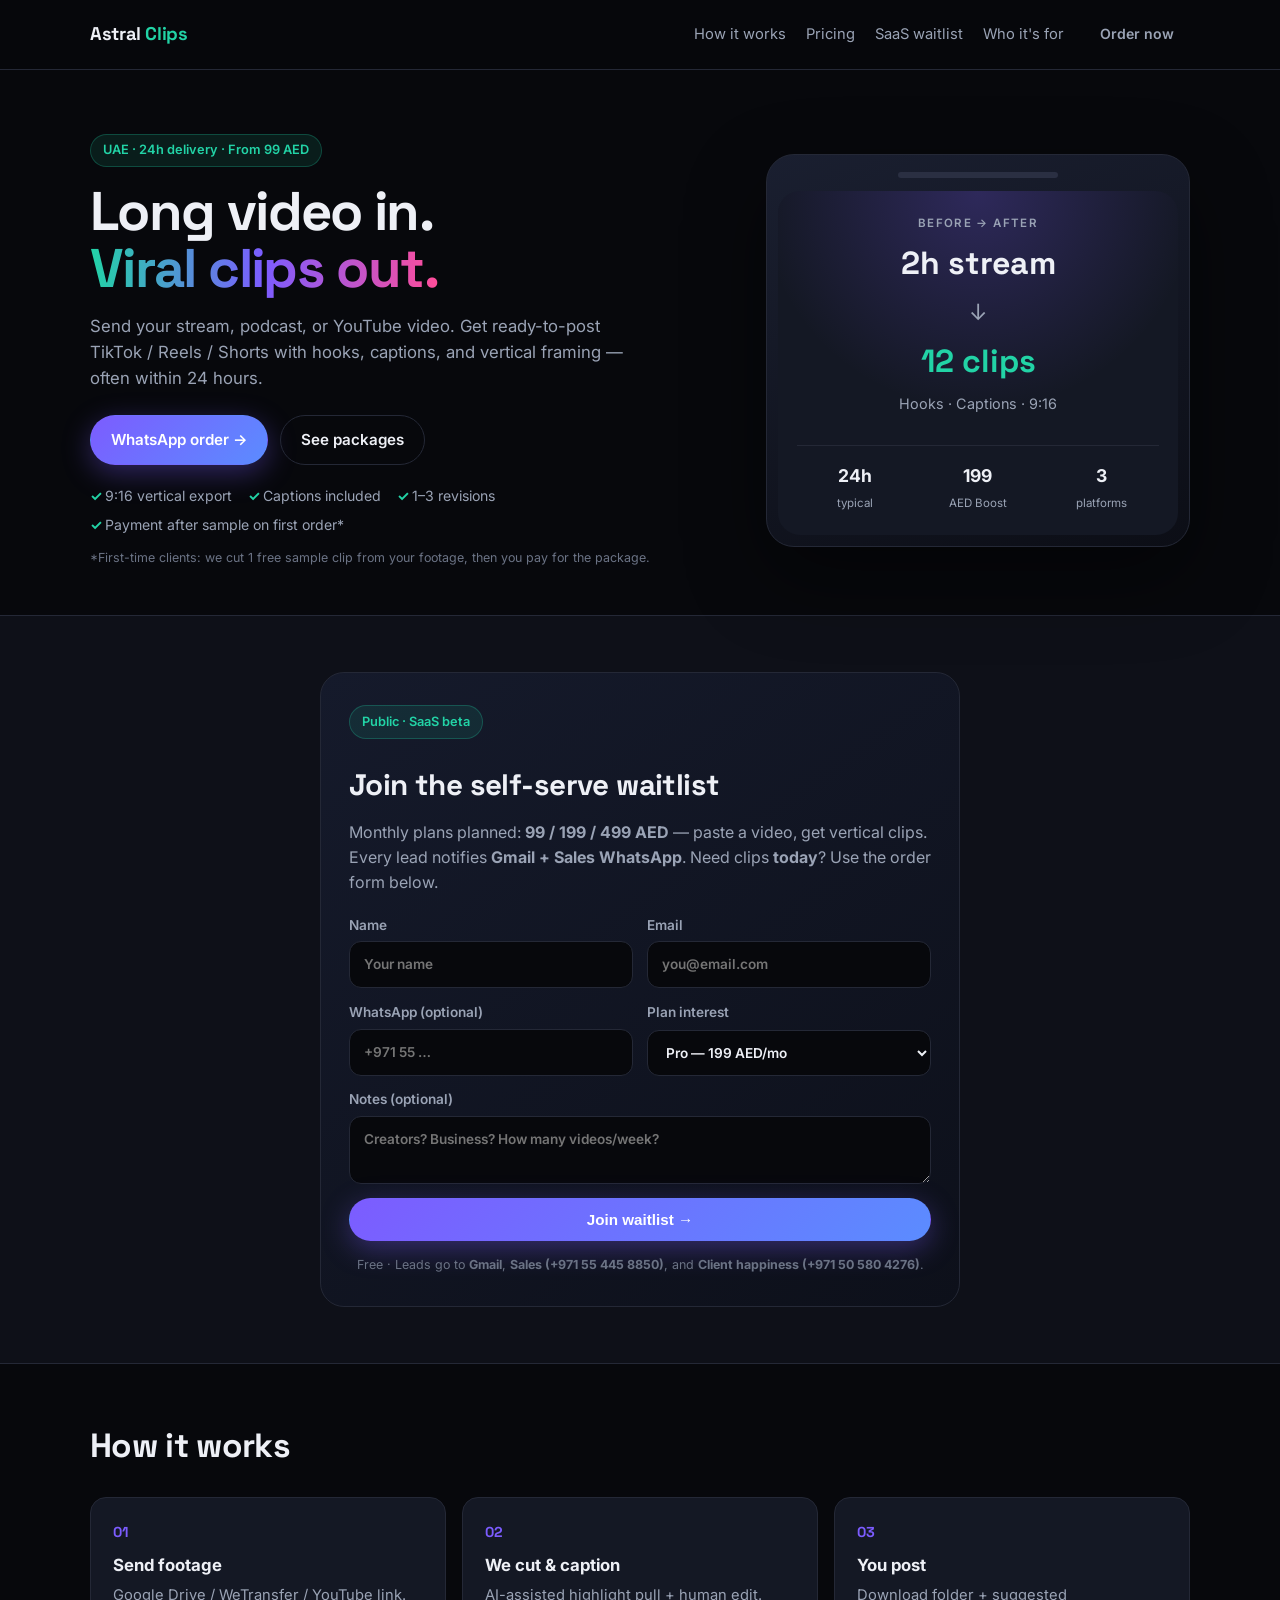
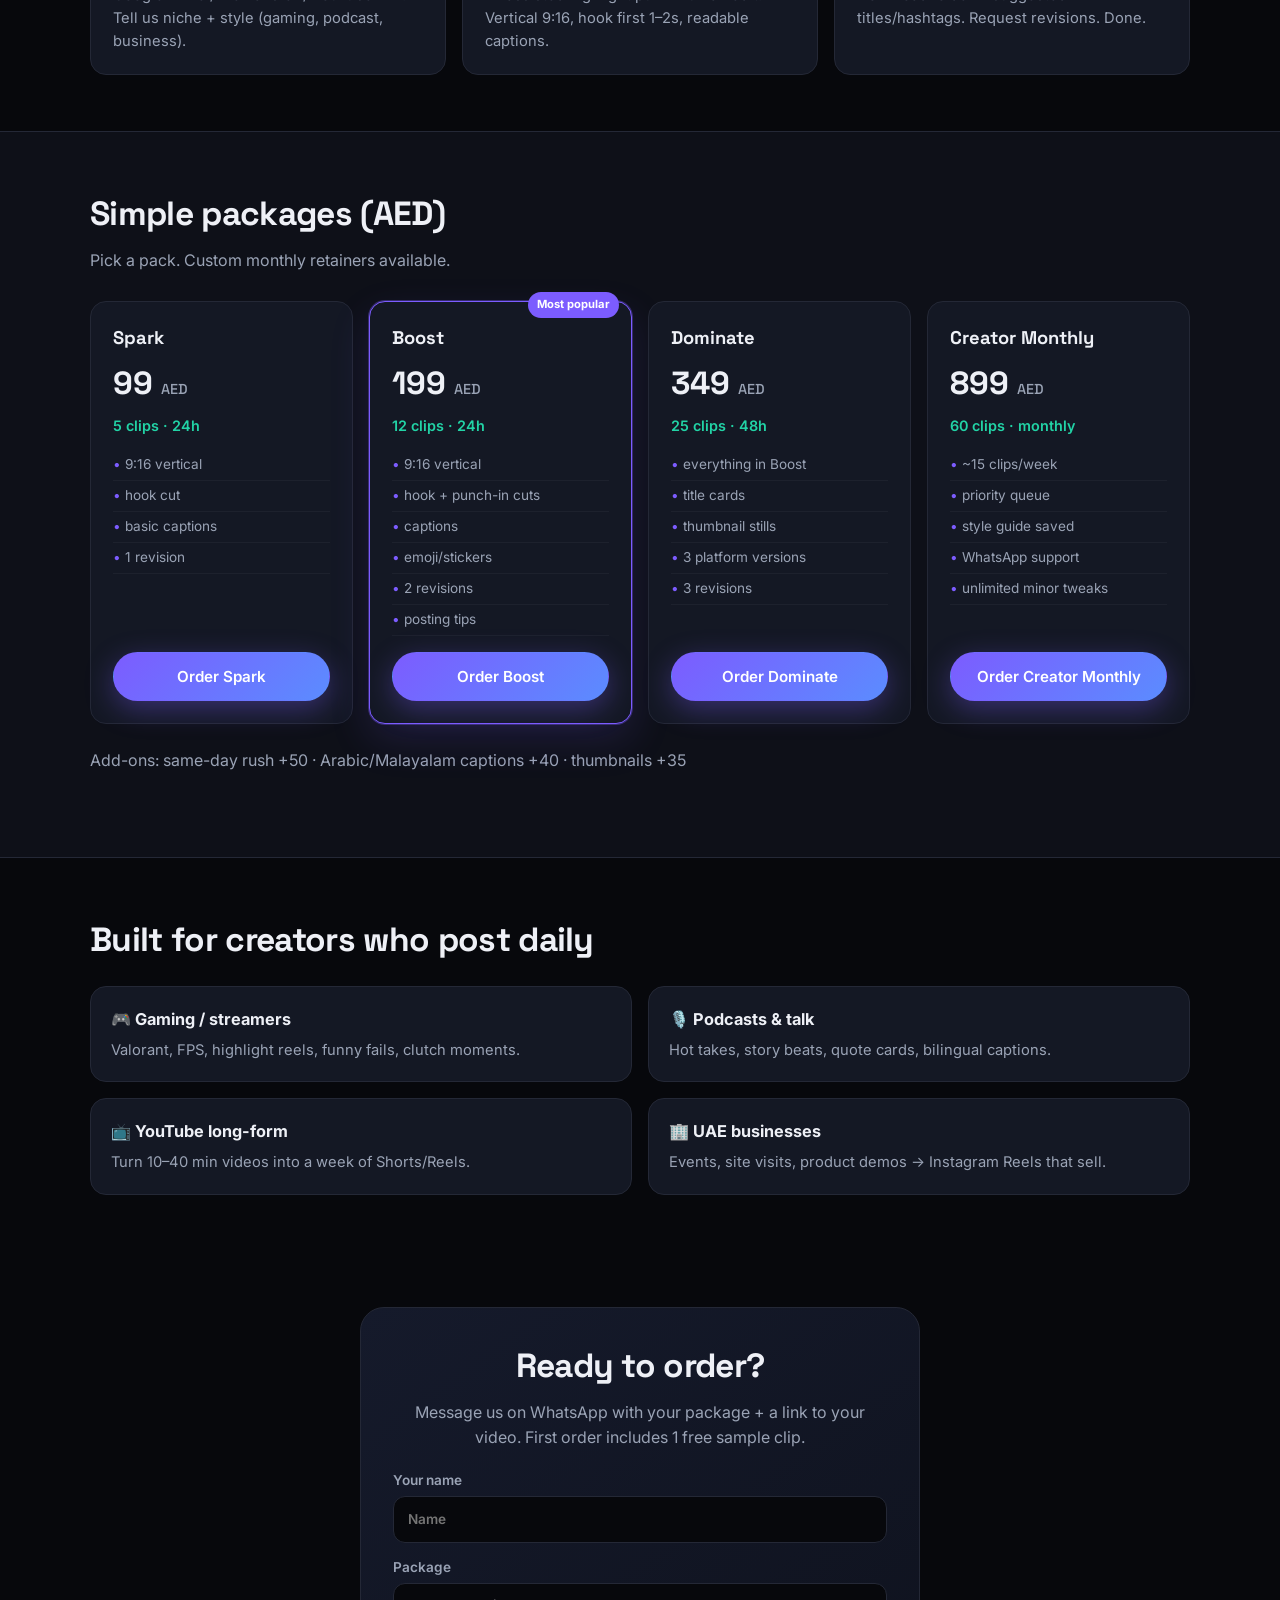
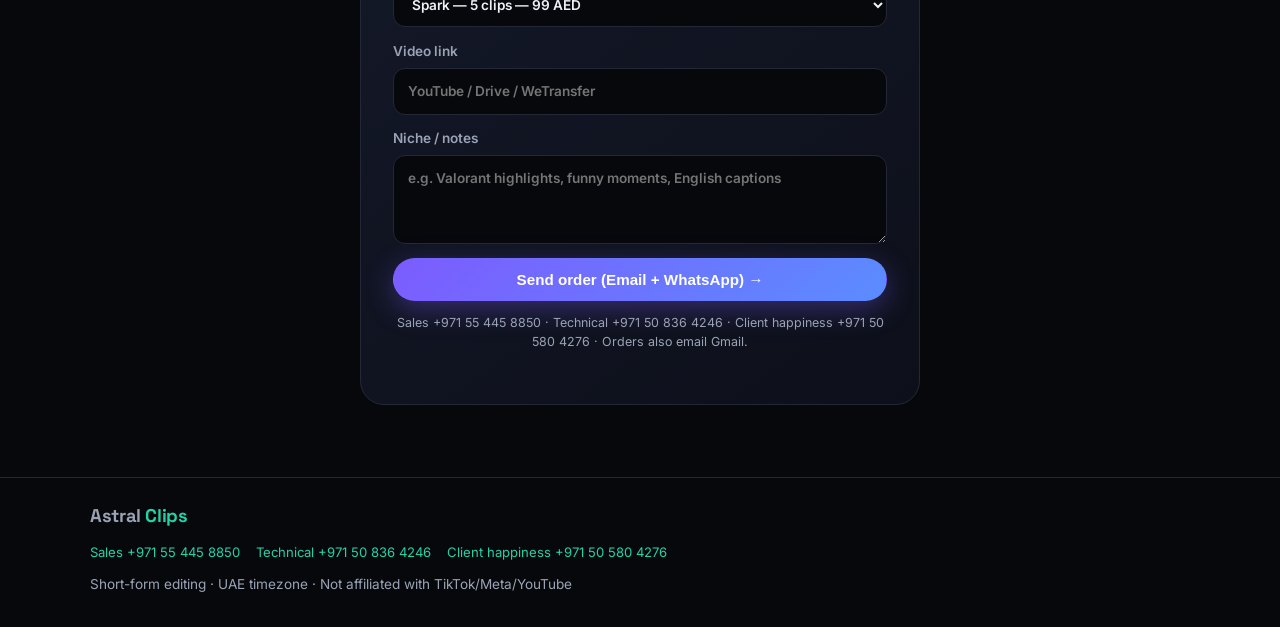
<file: index.html>
<!DOCTYPE html>
<html lang="en">
<head>
  <meta charset="UTF-8" />
  <meta name="viewport" content="width=device-width, initial-scale=1.0" />
  <title>Astral Clips — Short-form video clips in 24h | UAE</title>
  <meta name="description" content="Turn long streams, podcasts & YouTube videos into viral TikTok, Reels & Shorts. 24-hour delivery. Packages from 99 AED." />
  <link rel="preconnect" href="https://fonts.googleapis.com" />
  <link rel="preconnect" href="https://fonts.gstatic.com" crossorigin />
  <link href="https://fonts.googleapis.com/css2?family=Inter:wght@400;500;600;700;800&family=Space+Grotesk:wght@500;600;700&display=swap" rel="stylesheet" />
  <link rel="stylesheet" href="styles.css" />
</head>
<body>
  <header class="nav">
    <div class="container nav__inner">
      <a href="#" class="logo">Astral <span>Clips</span></a>
      <nav class="nav__links">
        <a href="#how">How it works</a>
        <a href="#pricing">Pricing</a>
        <a href="#waitlist">SaaS waitlist</a>
        <a href="#niches">Who it's for</a>
        <a href="#order" class="btn btn--sm">Order now</a>
      </nav>
    </div>
  </header>

  <main>
    <section class="hero">
      <div class="container hero__grid">
        <div class="hero__copy">
          <p class="badge">UAE · 24h delivery · From 99 AED</p>
          <h1>Long video in.<br /><em>Viral clips out.</em></h1>
          <p class="lead">
            Send your stream, podcast, or YouTube video. Get ready-to-post
            TikTok / Reels / Shorts with hooks, captions, and vertical framing — often within 24 hours.
          </p>
          <div class="hero__cta">
            <a id="wa-hero" class="btn btn--primary" href="#">WhatsApp order →</a>
            <a href="#pricing" class="btn btn--ghost">See packages</a>
          </div>
          <ul class="trust">
            <li>9:16 vertical export</li>
            <li>Captions included</li>
            <li>1–3 revisions</li>
            <li>Payment after sample on first order*</li>
          </ul>
          <p class="fine">*First-time clients: we cut 1 free sample clip from your footage, then you pay for the package.</p>
        </div>
        <div class="hero__card">
          <div class="phone">
            <div class="phone__bar"></div>
            <div class="phone__body">
              <span class="phone__tag">BEFORE → AFTER</span>
              <p class="phone__big">2h stream</p>
              <p class="phone__arrow">↓</p>
              <p class="phone__big phone__big--accent">12 clips</p>
              <p class="phone__sub">Hooks · Captions · 9:16</p>
              <div class="phone__stats">
                <div><strong>24h</strong><span>typical</span></div>
                <div><strong>199</strong><span>AED Boost</span></div>
                <div><strong>3</strong><span>platforms</span></div>
              </div>
            </div>
          </div>
        </div>
      </div>
    </section>

    <section id="waitlist" class="section section--alt">
      <div class="container">
        <div class="waitlist-box">
          <p class="badge">Public · SaaS beta</p>
          <h2>Join the self-serve waitlist</h2>
          <p class="section__sub waitlist-sub">
            Monthly plans planned: <strong>99 / 199 / 499 AED</strong> — paste a video, get vertical clips.
            Every lead notifies <strong>Gmail + Sales WhatsApp</strong>.
            Need clips <strong>today</strong>? Use the order form below.
          </p>
          <form class="waitlist-form" id="waitlist-form" novalidate>
            <div class="waitlist-grid">
              <label>Name
                <input type="text" name="name" required placeholder="Your name" />
              </label>
              <label>Email
                <input type="email" name="email" required placeholder="you@email.com" />
              </label>
              <label>WhatsApp (optional)
                <input type="tel" name="whatsapp" placeholder="+971 55 …" />
              </label>
              <label>Plan interest
                <select name="plan" required>
                  <option value="starter">Starter — 99 AED/mo</option>
                  <option value="pro" selected>Pro — 199 AED/mo</option>
                  <option value="business">Business — 499 AED/mo</option>
                  <option value="not-sure">Not sure yet</option>
                </select>
              </label>
            </div>
            <label class="waitlist-notes">Notes (optional)
              <textarea name="notes" rows="2" placeholder="Creators? Business? How many videos/week?"></textarea>
            </label>
            <button type="submit" class="btn btn--primary btn--block">Join waitlist →</button>
          </form>
          <p class="fine" style="margin-top:0.9rem;text-align:center">
            Free · Leads go to <strong>Gmail</strong>, <strong>Sales (+971 55 445 8850)</strong>, and <strong>Client happiness (+971 50 580 4276)</strong>.
          </p>
        </div>
      </div>
    </section>

    <section id="how" class="section">
      <div class="container">
        <h2>How it works</h2>
        <div class="steps">
          <article class="step">
            <span class="step__n">01</span>
            <h3>Send footage</h3>
            <p>Google Drive / WeTransfer / YouTube link. Tell us niche + style (gaming, podcast, business).</p>
          </article>
          <article class="step">
            <span class="step__n">02</span>
            <h3>We cut & caption</h3>
            <p>AI-assisted highlight pull + human edit. Vertical 9:16, hook first 1–2s, readable captions.</p>
          </article>
          <article class="step">
            <span class="step__n">03</span>
            <h3>You post</h3>
            <p>Download folder + suggested titles/hashtags. Request revisions. Done.</p>
          </article>
        </div>
      </div>
    </section>

    <section id="pricing" class="section section--alt">
      <div class="container">
        <h2>Simple packages (AED)</h2>
        <p class="section__sub">Pick a pack. Custom monthly retainers available.</p>
        <div class="pricing" id="pricing-cards"></div>
        <p class="section__sub" style="margin-top:1.5rem">Add-ons: same-day rush +50 · Arabic/Malayalam captions +40 · thumbnails +35</p>
      </div>
    </section>

    <section id="niches" class="section">
      <div class="container">
        <h2>Built for creators who post daily</h2>
        <div class="niches">
          <div class="niche"><h3>🎮 Gaming / streamers</h3><p>Valorant, FPS, highlight reels, funny fails, clutch moments.</p></div>
          <div class="niche"><h3>🎙️ Podcasts & talk</h3><p>Hot takes, story beats, quote cards, bilingual captions.</p></div>
          <div class="niche"><h3>📺 YouTube long-form</h3><p>Turn 10–40 min videos into a week of Shorts/Reels.</p></div>
          <div class="niche"><h3>🏢 UAE businesses</h3><p>Events, site visits, product demos → Instagram Reels that sell.</p></div>
        </div>
      </div>
    </section>

    <section id="order" class="section section--cta">
      <div class="container cta-box">
        <h2>Ready to order?</h2>
        <p>Message us on WhatsApp with your package + a link to your video. First order includes 1 free sample clip.</p>
        <form id="order-form" class="order-form">
          <label>Your name
            <input type="text" name="name" required placeholder="Name" />
          </label>
          <label>Package
            <select name="package" id="package-select"></select>
          </label>
          <label>Video link
            <input type="url" name="link" required placeholder="YouTube / Drive / WeTransfer" />
          </label>
          <label>Niche / notes
            <textarea name="notes" rows="3" placeholder="e.g. Valorant highlights, funny moments, English captions"></textarea>
          </label>
          <button type="submit" class="btn btn--primary btn--block">Send order (Email + WhatsApp) →</button>
        </form>
        <p class="fine">
          Sales +971 55 445 8850 · Technical +971 50 836 4246 · Client happiness +971 50 580 4276
          · Orders also email Gmail.
        </p>
      </div>
    </section>
  </main>

  <footer class="footer">
    <div class="container footer__inner">
      <span class="logo">Astral <span>Clips</span></span>
      <div class="footer-phones">
        <a href="https://wa.me/971554458850">Sales +971 55 445 8850</a>
        <a href="https://wa.me/971508364246">Technical +971 50 836 4246</a>
        <a href="https://wa.me/971505804276">Client happiness +971 50 580 4276</a>
      </div>
      <p>Short-form editing · UAE timezone · Not affiliated with TikTok/Meta/YouTube</p>
    </div>
  </footer>

  <script src="app.js"></script>
</body>
</html>
</file>
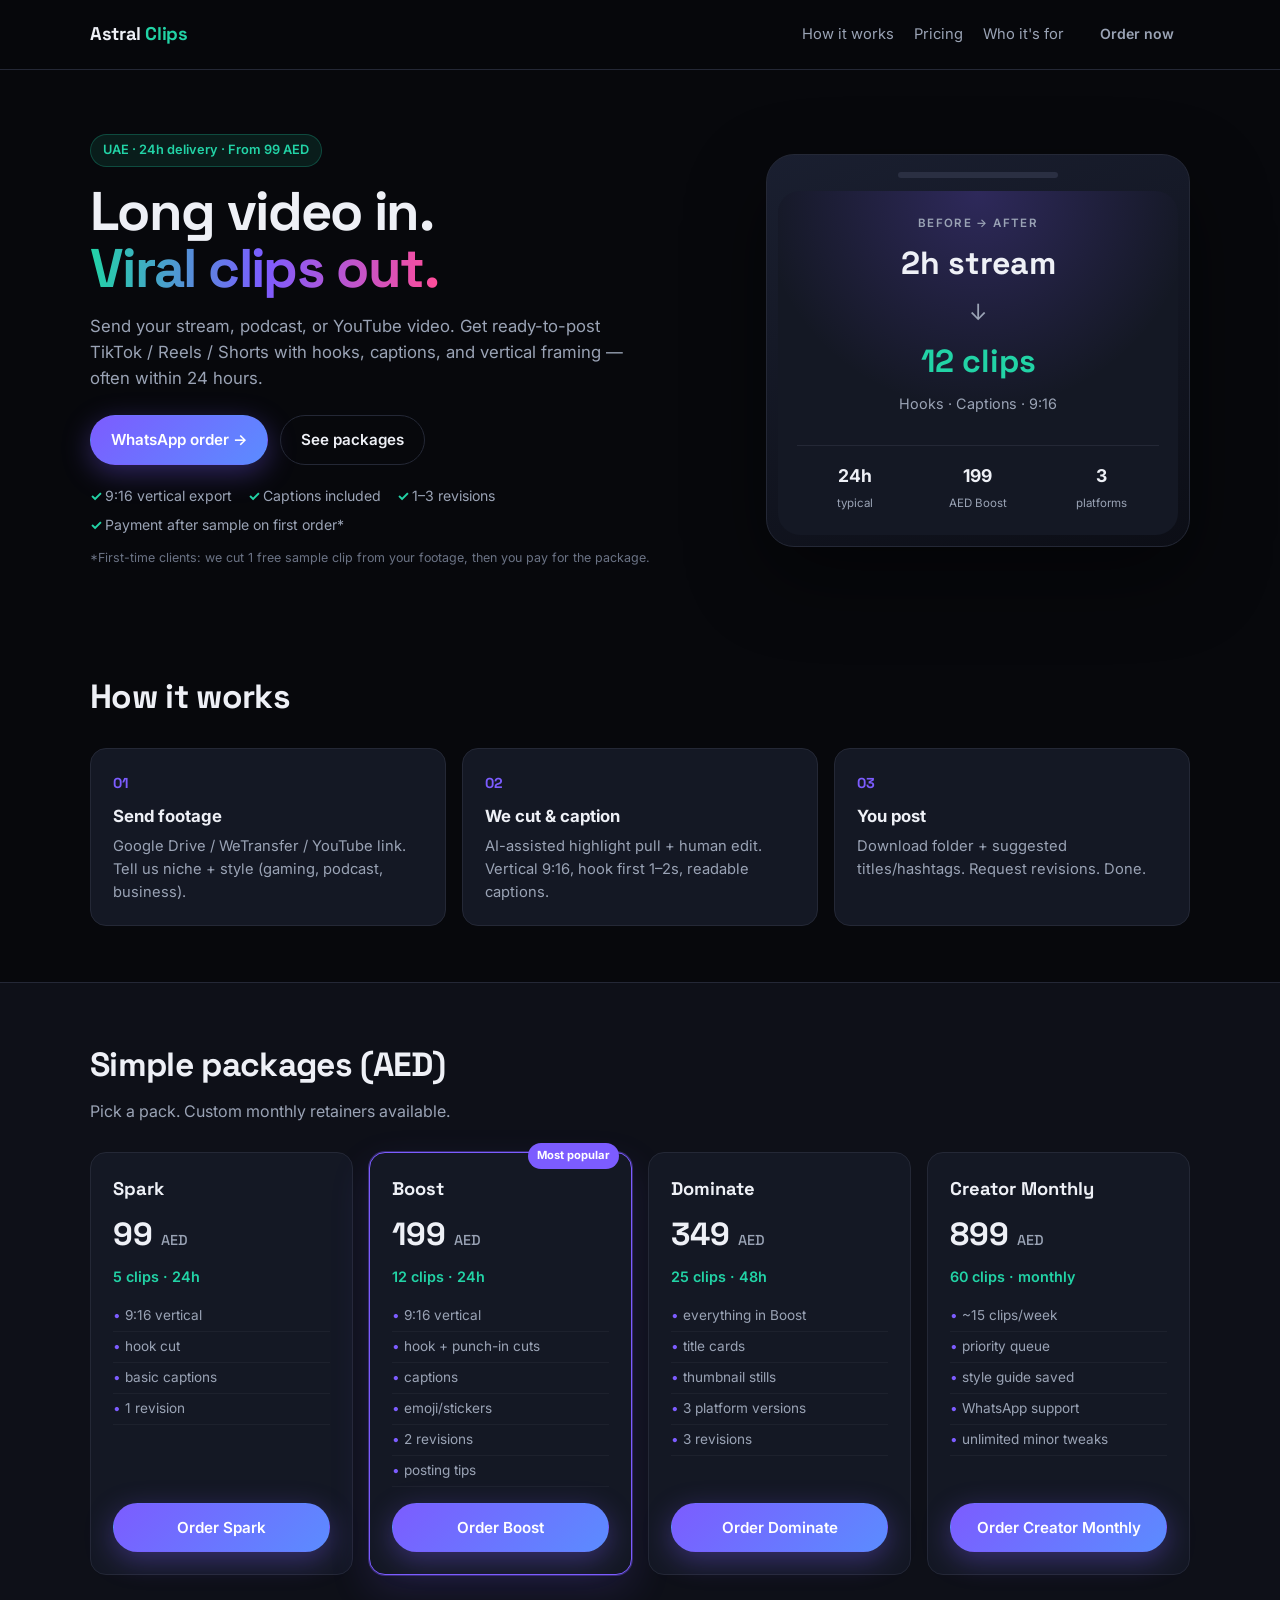
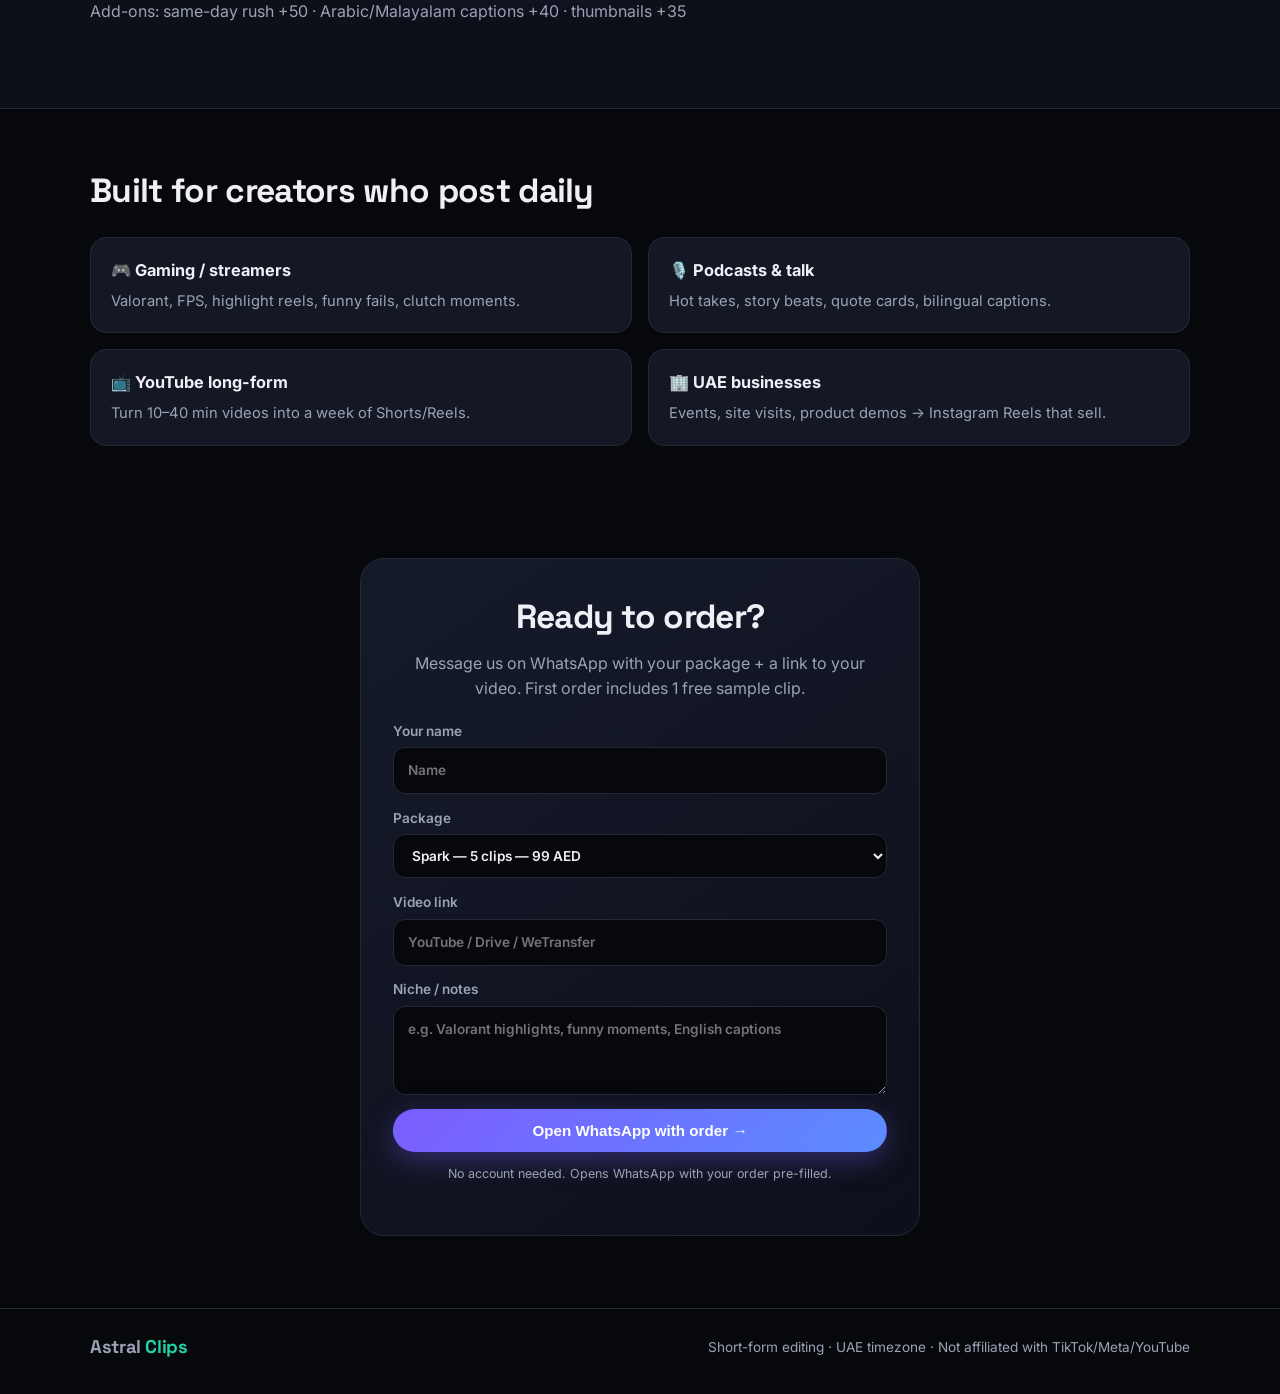
<file: all-in-one.html>
<!DOCTYPE html>
<html lang="en">
<head>
  <meta charset="UTF-8" />
  <meta name="viewport" content="width=device-width, initial-scale=1.0" />
  <title>Astral Clips — Short-form video clips in 24h | UAE</title>
  <meta name="description" content="Turn long streams, podcasts & YouTube videos into viral TikTok, Reels & Shorts. 24-hour delivery. Packages from 99 AED." />
  <link rel="preconnect" href="https://fonts.googleapis.com" />
  <link rel="preconnect" href="https://fonts.gstatic.com" crossorigin />
  <link href="https://fonts.googleapis.com/css2?family=Inter:wght@400;500;600;700;800&family=Space+Grotesk:wght@500;600;700&display=swap" rel="stylesheet" />
  <style>
:root {
  --bg: #07080c;
  --bg2: #0e1018;
  --card: #141824;
  --line: #242836;
  --text: #eef0f6;
  --muted: #9aa3b5;
  --accent: #7c5cff;
  --accent2: #22d3a6;
  --pink: #ff4d9a;
  --radius: 16px;
  --font: "Inter", system-ui, sans-serif;
  --display: "Space Grotesk", var(--font);
}

* { box-sizing: border-box; margin: 0; padding: 0; }
html { scroll-behavior: smooth; }
body {
  font-family: var(--font);
  background: var(--bg);
  color: var(--text);
  line-height: 1.55;
  min-height: 100vh;
}
a { color: inherit; text-decoration: none; }
.container { width: min(1100px, 92%); margin: 0 auto; }

.nav {
  position: sticky; top: 0; z-index: 50;
  backdrop-filter: blur(12px);
  background: rgba(7, 8, 12, 0.8);
  border-bottom: 1px solid var(--line);
}
.nav__inner {
  display: flex; align-items: center; justify-content: space-between;
  padding: 0.9rem 0;
}
.logo {
  font-family: var(--display);
  font-weight: 700;
  font-size: 1.15rem;
  letter-spacing: -0.02em;
}
.logo span { color: var(--accent2); }
.nav__links { display: flex; gap: 1.25rem; align-items: center; font-size: 0.92rem; color: var(--muted); }
.nav__links a:hover { color: var(--text); }

.btn {
  display: inline-flex; align-items: center; justify-content: center;
  gap: 0.4rem; border-radius: 999px; padding: 0.75rem 1.25rem;
  font-weight: 600; font-size: 0.95rem; border: 1px solid transparent;
  cursor: pointer; transition: 0.15s ease;
}
.btn--sm { padding: 0.5rem 0.95rem; font-size: 0.88rem; }
.btn--primary {
  background: linear-gradient(135deg, var(--accent), #5b8cff);
  color: white; box-shadow: 0 8px 28px rgba(124, 92, 255, 0.35);
}
.btn--primary:hover { transform: translateY(-1px); }
.btn--ghost {
  border-color: var(--line); color: var(--text); background: transparent;
}
.btn--ghost:hover { border-color: var(--muted); }
.btn--block { width: 100%; }

.hero { padding: 4rem 0 3rem; }
.hero__grid {
  display: grid; grid-template-columns: 1.2fr 0.8fr; gap: 2.5rem; align-items: center;
}
.badge {
  display: inline-block; font-size: 0.8rem; font-weight: 600;
  color: var(--accent2); background: rgba(34, 211, 166, 0.1);
  border: 1px solid rgba(34, 211, 166, 0.25);
  padding: 0.35rem 0.75rem; border-radius: 999px; margin-bottom: 1rem;
}
.hero h1 {
  font-family: var(--display);
  font-size: clamp(2.2rem, 5vw, 3.4rem);
  line-height: 1.05; letter-spacing: -0.03em; margin-bottom: 1rem;
}
.hero h1 em {
  font-style: normal;
  background: linear-gradient(90deg, var(--accent2), #7c5cff, var(--pink));
  -webkit-background-clip: text; background-clip: text; color: transparent;
}
.lead { color: var(--muted); font-size: 1.05rem; max-width: 34rem; margin-bottom: 1.5rem; }
.hero__cta { display: flex; flex-wrap: wrap; gap: 0.75rem; margin-bottom: 1.25rem; }
.trust {
  list-style: none; display: flex; flex-wrap: wrap; gap: 0.5rem 1rem;
  color: var(--muted); font-size: 0.88rem;
}
.trust li::before { content: "✓ "; color: var(--accent2); font-weight: 700; }
.fine { color: #6b7385; font-size: 0.78rem; margin-top: 0.75rem; }

.phone {
  background: linear-gradient(160deg, #1a1f30, #0c0e16);
  border: 1px solid var(--line);
  border-radius: 28px;
  padding: 0.7rem;
  box-shadow: 0 30px 80px rgba(0,0,0,0.45);
}
.phone__bar {
  width: 40%; height: 6px; background: #2a2f42; border-radius: 99px;
  margin: 0.4rem auto 0.8rem;
}
.phone__body {
  background: radial-gradient(circle at top, rgba(124,92,255,0.25), transparent 55%), var(--card);
  border-radius: 22px; padding: 1.5rem 1.2rem 1.3rem; text-align: center;
  min-height: 340px; display: flex; flex-direction: column; justify-content: center; gap: 0.4rem;
}
.phone__tag {
  font-size: 0.72rem; letter-spacing: 0.12em; color: var(--muted); font-weight: 600;
}
.phone__big { font-family: var(--display); font-size: 2rem; font-weight: 700; }
.phone__big--accent { color: var(--accent2); }
.phone__arrow { color: var(--muted); font-size: 1.4rem; }
.phone__sub { color: var(--muted); font-size: 0.9rem; margin-bottom: 1rem; }
.phone__stats {
  display: grid; grid-template-columns: repeat(3, 1fr); gap: 0.5rem;
  border-top: 1px solid var(--line); padding-top: 1rem; margin-top: 0.5rem;
}
.phone__stats strong { display: block; font-size: 1.1rem; }
.phone__stats span { font-size: 0.72rem; color: var(--muted); }

.section { padding: 3.5rem 0; }
.section--alt { background: var(--bg2); border-block: 1px solid var(--line); }
.section h2 {
  font-family: var(--display);
  font-size: clamp(1.6rem, 3vw, 2.1rem);
  letter-spacing: -0.02em; margin-bottom: 0.5rem;
}
.section__sub { color: var(--muted); margin-bottom: 1.75rem; }

.steps {
  display: grid; grid-template-columns: repeat(3, 1fr); gap: 1rem; margin-top: 1.5rem;
}
.step {
  background: var(--card); border: 1px solid var(--line);
  border-radius: var(--radius); padding: 1.35rem;
}
.step__n {
  font-family: var(--display); color: var(--accent); font-weight: 700; font-size: 0.9rem;
}
.step h3 { margin: 0.5rem 0 0.4rem; font-size: 1.05rem; }
.step p { color: var(--muted); font-size: 0.92rem; }

.pricing {
  display: grid; grid-template-columns: repeat(4, 1fr); gap: 1rem; margin-top: 1.25rem;
}
.price-card {
  background: var(--card); border: 1px solid var(--line);
  border-radius: var(--radius); padding: 1.35rem; display: flex; flex-direction: column;
  position: relative;
}
.price-card.popular {
  border-color: var(--accent);
  box-shadow: 0 0 0 1px rgba(124,92,255,0.35), 0 16px 40px rgba(124,92,255,0.15);
}
.price-card .pill {
  position: absolute; top: -10px; right: 12px;
  background: var(--accent); color: white; font-size: 0.7rem; font-weight: 700;
  padding: 0.25rem 0.55rem; border-radius: 999px;
}
.price-card h3 { font-family: var(--display); font-size: 1.15rem; }
.price-card .amount {
  font-family: var(--display); font-size: 2rem; font-weight: 700; margin: 0.4rem 0;
}
.price-card .amount span { font-size: 0.9rem; color: var(--muted); font-weight: 500; }
.price-card .clips { color: var(--accent2); font-weight: 600; font-size: 0.9rem; margin-bottom: 0.8rem; }
.price-card ul { list-style: none; flex: 1; margin-bottom: 1rem; }
.price-card li {
  color: var(--muted); font-size: 0.85rem; padding: 0.28rem 0;
  border-bottom: 1px solid rgba(255,255,255,0.04);
}
.price-card li::before { content: "• "; color: var(--accent); }

.niches {
  display: grid; grid-template-columns: repeat(2, 1fr); gap: 1rem; margin-top: 1.25rem;
}
.niche {
  background: var(--card); border: 1px solid var(--line);
  border-radius: var(--radius); padding: 1.25rem;
}
.niche h3 { margin-bottom: 0.4rem; font-size: 1.02rem; }
.niche p { color: var(--muted); font-size: 0.92rem; }

.section--cta { padding-bottom: 4.5rem; }
.cta-box {
  background: linear-gradient(145deg, #151a2b, #0d101a);
  border: 1px solid var(--line);
  border-radius: 24px; padding: 2rem;
  max-width: 560px; margin: 0 auto; text-align: center;
}
.cta-box h2 { margin-bottom: 0.5rem; }
.cta-box > p { color: var(--muted); margin-bottom: 1.25rem; }

.order-form {
  display: grid; gap: 0.85rem; text-align: left;
}
.order-form label {
  display: grid; gap: 0.35rem; font-size: 0.85rem; font-weight: 600; color: var(--muted);
}
.order-form input,
.order-form select,
.order-form textarea {
  width: 100%; background: var(--bg); border: 1px solid var(--line);
  color: var(--text); border-radius: 12px; padding: 0.75rem 0.9rem;
  font: inherit;
}
.order-form input:focus,
.order-form select:focus,
.order-form textarea:focus {
  outline: none; border-color: var(--accent);
}

.footer {
  border-top: 1px solid var(--line); padding: 1.5rem 0 2rem; color: var(--muted); font-size: 0.85rem;
}
.footer__inner { display: flex; flex-wrap: wrap; gap: 0.75rem; justify-content: space-between; align-items: center; }

@media (max-width: 900px) {
  .hero__grid, .steps, .pricing, .niches { grid-template-columns: 1fr; }
  .pricing { grid-template-columns: 1fr 1fr; }
  .nav__links a:not(.btn) { display: none; }
}
@media (max-width: 560px) {
  .pricing { grid-template-columns: 1fr; }
}

</style>
</head>
<body>
  <header class="nav">
    <div class="container nav__inner">
      <a href="#" class="logo">Astral <span>Clips</span></a>
      <nav class="nav__links">
        <a href="#how">How it works</a>
        <a href="#pricing">Pricing</a>
        <a href="#niches">Who it's for</a>
        <a href="#order" class="btn btn--sm">Order now</a>
      </nav>
    </div>
  </header>

  <main>
    <section class="hero">
      <div class="container hero__grid">
        <div class="hero__copy">
          <p class="badge">UAE · 24h delivery · From 99 AED</p>
          <h1>Long video in.<br /><em>Viral clips out.</em></h1>
          <p class="lead">
            Send your stream, podcast, or YouTube video. Get ready-to-post
            TikTok / Reels / Shorts with hooks, captions, and vertical framing — often within 24 hours.
          </p>
          <div class="hero__cta">
            <a id="wa-hero" class="btn btn--primary" href="#">WhatsApp order →</a>
            <a href="#pricing" class="btn btn--ghost">See packages</a>
          </div>
          <ul class="trust">
            <li>9:16 vertical export</li>
            <li>Captions included</li>
            <li>1–3 revisions</li>
            <li>Payment after sample on first order*</li>
          </ul>
          <p class="fine">*First-time clients: we cut 1 free sample clip from your footage, then you pay for the package.</p>
        </div>
        <div class="hero__card">
          <div class="phone">
            <div class="phone__bar"></div>
            <div class="phone__body">
              <span class="phone__tag">BEFORE → AFTER</span>
              <p class="phone__big">2h stream</p>
              <p class="phone__arrow">↓</p>
              <p class="phone__big phone__big--accent">12 clips</p>
              <p class="phone__sub">Hooks · Captions · 9:16</p>
              <div class="phone__stats">
                <div><strong>24h</strong><span>typical</span></div>
                <div><strong>199</strong><span>AED Boost</span></div>
                <div><strong>3</strong><span>platforms</span></div>
              </div>
            </div>
          </div>
        </div>
      </div>
    </section>

    <section id="how" class="section">
      <div class="container">
        <h2>How it works</h2>
        <div class="steps">
          <article class="step">
            <span class="step__n">01</span>
            <h3>Send footage</h3>
            <p>Google Drive / WeTransfer / YouTube link. Tell us niche + style (gaming, podcast, business).</p>
          </article>
          <article class="step">
            <span class="step__n">02</span>
            <h3>We cut & caption</h3>
            <p>AI-assisted highlight pull + human edit. Vertical 9:16, hook first 1–2s, readable captions.</p>
          </article>
          <article class="step">
            <span class="step__n">03</span>
            <h3>You post</h3>
            <p>Download folder + suggested titles/hashtags. Request revisions. Done.</p>
          </article>
        </div>
      </div>
    </section>

    <section id="pricing" class="section section--alt">
      <div class="container">
        <h2>Simple packages (AED)</h2>
        <p class="section__sub">Pick a pack. Custom monthly retainers available.</p>
        <div class="pricing" id="pricing-cards"></div>
        <p class="section__sub" style="margin-top:1.5rem">Add-ons: same-day rush +50 · Arabic/Malayalam captions +40 · thumbnails +35</p>
      </div>
    </section>

    <section id="niches" class="section">
      <div class="container">
        <h2>Built for creators who post daily</h2>
        <div class="niches">
          <div class="niche"><h3>🎮 Gaming / streamers</h3><p>Valorant, FPS, highlight reels, funny fails, clutch moments.</p></div>
          <div class="niche"><h3>🎙️ Podcasts & talk</h3><p>Hot takes, story beats, quote cards, bilingual captions.</p></div>
          <div class="niche"><h3>📺 YouTube long-form</h3><p>Turn 10–40 min videos into a week of Shorts/Reels.</p></div>
          <div class="niche"><h3>🏢 UAE businesses</h3><p>Events, site visits, product demos → Instagram Reels that sell.</p></div>
        </div>
      </div>
    </section>

    <section id="order" class="section section--cta">
      <div class="container cta-box">
        <h2>Ready to order?</h2>
        <p>Message us on WhatsApp with your package + a link to your video. First order includes 1 free sample clip.</p>
        <form id="order-form" class="order-form">
          <label>Your name
            <input type="text" name="name" required placeholder="Name" />
          </label>
          <label>Package
            <select name="package" id="package-select"></select>
          </label>
          <label>Video link
            <input type="url" name="link" required placeholder="YouTube / Drive / WeTransfer" />
          </label>
          <label>Niche / notes
            <textarea name="notes" rows="3" placeholder="e.g. Valorant highlights, funny moments, English captions"></textarea>
          </label>
          <button type="submit" class="btn btn--primary btn--block">Open WhatsApp with order →</button>
        </form>
        <p class="fine">No account needed. Opens WhatsApp with your order pre-filled.</p>
      </div>
    </section>
  </main>

  <footer class="footer">
    <div class="container footer__inner">
      <span class="logo">Astral <span>Clips</span></span>
      <p>Short-form editing · UAE timezone · Not affiliated with TikTok/Meta/YouTube</p>
    </div>
  </footer>

  <script>
/* Astral Clips — landing page logic. Edit WhatsApp in config.json, then refresh. */

const FALLBACK = {
  whatsapp: "971505804276",
  packages: [
    { id: "spark", name: "Spark", clips: 5, price: 99, delivery_hours: 24, includes: ["9:16 vertical", "hook cut", "basic captions", "1 revision"] },
    { id: "boost", name: "Boost", clips: 12, price: 199, delivery_hours: 24, popular: true, includes: ["9:16 vertical", "hook + punch-in cuts", "captions", "emoji/stickers", "2 revisions", "posting tips"] },
    { id: "dominate", name: "Dominate", clips: 25, price: 349, delivery_hours: 48, includes: ["everything in Boost", "title cards", "thumbnail stills", "3 platform versions", "3 revisions"] },
    { id: "monthly", name: "Creator Monthly", clips: 60, price: 899, delivery_hours: "ongoing", includes: ["~15 clips/week", "priority queue", "style guide saved", "WhatsApp support", "unlimited minor tweaks"] }
  ]
};

async function loadConfig() {
  try {
    const res = await fetch("config.json", { cache: "no-store" });
    if (!res.ok) throw new Error("no config");
    return await res.json();
  } catch {
    return FALLBACK;
  }
}

function waLink(number, text) {
  const n = String(number).replace(/\D/g, "");
  return `https://wa.me/${n}?text=${encodeURIComponent(text)}`;
}

function renderPricing(cfg) {
  const root = document.getElementById("pricing-cards");
  const select = document.getElementById("package-select");
  root.innerHTML = "";
  select.innerHTML = "";

  cfg.packages.forEach((p) => {
    const card = document.createElement("article");
    card.className = "price-card" + (p.popular ? " popular" : "");
    card.innerHTML = `
      ${p.popular ? '<span class="pill">Most popular</span>' : ""}
      <h3>${p.name}</h3>
      <div class="amount">${p.price} <span>AED</span></div>
      <div class="clips">${p.clips} clips · ${p.delivery_hours === "ongoing" ? "monthly" : p.delivery_hours + "h"}</div>
      <ul>${(p.includes || []).map((i) => `<li>${i}</li>`).join("")}</ul>
      <a class="btn btn--primary" href="${waLink(cfg.whatsapp, defaultMsg(p))}">Order ${p.name}</a>
    `;
    root.appendChild(card);

    const opt = document.createElement("option");
    opt.value = p.id;
    opt.textContent = `${p.name} — ${p.clips} clips — ${p.price} AED`;
    select.appendChild(opt);
  });
}

function defaultMsg(p) {
  return `Hi Astral Clips! I want the *${p.name}* package (${p.clips} clips / ${p.price} AED). I'll send my video link next.`;
}

function wireForm(cfg) {
  const hero = document.getElementById("wa-hero");
  hero.href = waLink(
    cfg.whatsapp,
    "Hi Astral Clips! I want short-form clips from my long video. What's the next step?"
  );

  document.getElementById("order-form").addEventListener("submit", (e) => {
    e.preventDefault();
    const fd = new FormData(e.target);
    const pkg = cfg.packages.find((p) => p.id === fd.get("package")) || cfg.packages[1];
    const text = [
      `Hi Astral Clips! New order 🎬`,
      ``,
      `Name: ${fd.get("name")}`,
      `Package: ${pkg.name} (${pkg.clips} clips / ${pkg.price} AED)`,
      `Video: ${fd.get("link")}`,
      `Notes: ${fd.get("notes") || "—"}`,
      ``,
      `Please confirm turnaround + payment details.`
    ].join("\n");
    window.open(waLink(cfg.whatsapp, text), "_blank");
  });
}

loadConfig().then((cfg) => {
  renderPricing(cfg);
  wireForm(cfg);
});

</script>
</body>
</html>
</file>
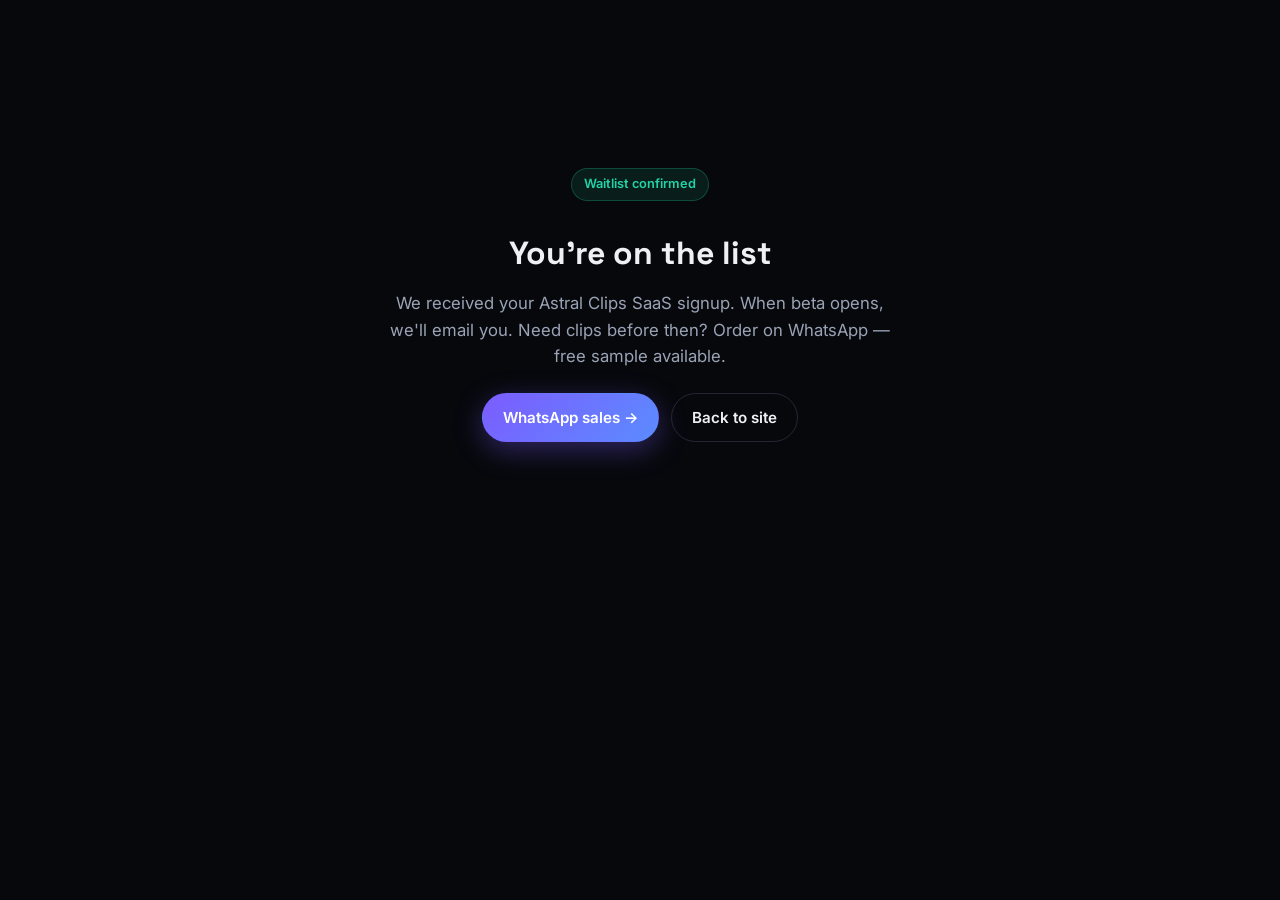
<file: thanks.html>
<!DOCTYPE html>
<html lang="en">
<head>
  <meta charset="UTF-8" />
  <meta name="viewport" content="width=device-width, initial-scale=1.0" />
  <title>You're on the list · Astral Clips</title>
  <meta name="robots" content="noindex" />
  <link href="https://fonts.googleapis.com/css2?family=Space+Grotesk:wght@600;700&family=Inter:wght@400;500;600&display=swap" rel="stylesheet" />
  <link rel="stylesheet" href="styles.css" />
</head>
<body>
  <main class="section" style="min-height:70vh;display:flex;align-items:center;">
    <div class="container" style="max-width:520px;text-align:center;">
      <p class="badge">Waitlist confirmed</p>
      <h1 style="font-family:var(--display);font-size:2rem;margin:0.75rem 0;">You're on the list</h1>
      <p class="lead" style="color:var(--muted);margin-bottom:1.5rem;">
        We received your Astral Clips SaaS signup. When beta opens, we'll email you.
        Need clips before then? Order on WhatsApp — free sample available.
      </p>
      <div class="hero__cta" style="justify-content:center;flex-wrap:wrap;display:flex;gap:0.75rem;">
        <a class="btn btn--primary" href="https://wa.me/971554458850?text=Hi%20Astral%20Clips%20-%20I%20want%20a%20free%20sample">WhatsApp sales →</a>
        <a class="btn btn--ghost" href="/">Back to site</a>
      </div>
    </div>
  </main>
</body>
</html>
</file>
<file: styles.css>
:root {
  --bg: #07080c;
  --bg2: #0e1018;
  --card: #141824;
  --line: #242836;
  --text: #eef0f6;
  --muted: #9aa3b5;
  --accent: #7c5cff;
  --accent2: #22d3a6;
  --pink: #ff4d9a;
  --radius: 16px;
  --font: "Inter", system-ui, sans-serif;
  --display: "Space Grotesk", var(--font);
}

* { box-sizing: border-box; margin: 0; padding: 0; }
html { scroll-behavior: smooth; }
body {
  font-family: var(--font);
  background: var(--bg);
  color: var(--text);
  line-height: 1.55;
  min-height: 100vh;
}
a { color: inherit; text-decoration: none; }
.container { width: min(1100px, 92%); margin: 0 auto; }

.nav {
  position: sticky; top: 0; z-index: 50;
  backdrop-filter: blur(12px);
  background: rgba(7, 8, 12, 0.8);
  border-bottom: 1px solid var(--line);
}
.nav__inner {
  display: flex; align-items: center; justify-content: space-between;
  padding: 0.9rem 0;
}
.logo {
  font-family: var(--display);
  font-weight: 700;
  font-size: 1.15rem;
  letter-spacing: -0.02em;
}
.logo span { color: var(--accent2); }
.nav__links { display: flex; gap: 1.25rem; align-items: center; font-size: 0.92rem; color: var(--muted); }
.nav__links a:hover { color: var(--text); }

.btn {
  display: inline-flex; align-items: center; justify-content: center;
  gap: 0.4rem; border-radius: 999px; padding: 0.75rem 1.25rem;
  font-weight: 600; font-size: 0.95rem; border: 1px solid transparent;
  cursor: pointer; transition: 0.15s ease;
}
.btn--sm { padding: 0.5rem 0.95rem; font-size: 0.88rem; }
.btn--primary {
  background: linear-gradient(135deg, var(--accent), #5b8cff);
  color: white; box-shadow: 0 8px 28px rgba(124, 92, 255, 0.35);
}
.btn--primary:hover { transform: translateY(-1px); }
.btn--ghost {
  border-color: var(--line); color: var(--text); background: transparent;
}
.btn--ghost:hover { border-color: var(--muted); }
.btn--block { width: 100%; }

.hero { padding: 4rem 0 3rem; }
.hero__grid {
  display: grid; grid-template-columns: 1.2fr 0.8fr; gap: 2.5rem; align-items: center;
}
.badge {
  display: inline-block; font-size: 0.8rem; font-weight: 600;
  color: var(--accent2); background: rgba(34, 211, 166, 0.1);
  border: 1px solid rgba(34, 211, 166, 0.25);
  padding: 0.35rem 0.75rem; border-radius: 999px; margin-bottom: 1rem;
}
.hero h1 {
  font-family: var(--display);
  font-size: clamp(2.2rem, 5vw, 3.4rem);
  line-height: 1.05; letter-spacing: -0.03em; margin-bottom: 1rem;
}
.hero h1 em {
  font-style: normal;
  background: linear-gradient(90deg, var(--accent2), #7c5cff, var(--pink));
  -webkit-background-clip: text; background-clip: text; color: transparent;
}
.lead { color: var(--muted); font-size: 1.05rem; max-width: 34rem; margin-bottom: 1.5rem; }
.hero__cta { display: flex; flex-wrap: wrap; gap: 0.75rem; margin-bottom: 1.25rem; }
.trust {
  list-style: none; display: flex; flex-wrap: wrap; gap: 0.5rem 1rem;
  color: var(--muted); font-size: 0.88rem;
}
.trust li::before { content: "✓ "; color: var(--accent2); font-weight: 700; }
.fine { color: #6b7385; font-size: 0.78rem; margin-top: 0.75rem; }

.phone {
  background: linear-gradient(160deg, #1a1f30, #0c0e16);
  border: 1px solid var(--line);
  border-radius: 28px;
  padding: 0.7rem;
  box-shadow: 0 30px 80px rgba(0,0,0,0.45);
}
.phone__bar {
  width: 40%; height: 6px; background: #2a2f42; border-radius: 99px;
  margin: 0.4rem auto 0.8rem;
}
.phone__body {
  background: radial-gradient(circle at top, rgba(124,92,255,0.25), transparent 55%), var(--card);
  border-radius: 22px; padding: 1.5rem 1.2rem 1.3rem; text-align: center;
  min-height: 340px; display: flex; flex-direction: column; justify-content: center; gap: 0.4rem;
}
.phone__tag {
  font-size: 0.72rem; letter-spacing: 0.12em; color: var(--muted); font-weight: 600;
}
.phone__big { font-family: var(--display); font-size: 2rem; font-weight: 700; }
.phone__big--accent { color: var(--accent2); }
.phone__arrow { color: var(--muted); font-size: 1.4rem; }
.phone__sub { color: var(--muted); font-size: 0.9rem; margin-bottom: 1rem; }
.phone__stats {
  display: grid; grid-template-columns: repeat(3, 1fr); gap: 0.5rem;
  border-top: 1px solid var(--line); padding-top: 1rem; margin-top: 0.5rem;
}
.phone__stats strong { display: block; font-size: 1.1rem; }
.phone__stats span { font-size: 0.72rem; color: var(--muted); }

.section { padding: 3.5rem 0; }
.section--alt { background: var(--bg2); border-block: 1px solid var(--line); }
.section h2 {
  font-family: var(--display);
  font-size: clamp(1.6rem, 3vw, 2.1rem);
  letter-spacing: -0.02em; margin-bottom: 0.5rem;
}
.section__sub { color: var(--muted); margin-bottom: 1.75rem; }

.steps {
  display: grid; grid-template-columns: repeat(3, 1fr); gap: 1rem; margin-top: 1.5rem;
}
.step {
  background: var(--card); border: 1px solid var(--line);
  border-radius: var(--radius); padding: 1.35rem;
}
.step__n {
  font-family: var(--display); color: var(--accent); font-weight: 700; font-size: 0.9rem;
}
.step h3 { margin: 0.5rem 0 0.4rem; font-size: 1.05rem; }
.step p { color: var(--muted); font-size: 0.92rem; }

.pricing {
  display: grid; grid-template-columns: repeat(4, 1fr); gap: 1rem; margin-top: 1.25rem;
}
.price-card {
  background: var(--card); border: 1px solid var(--line);
  border-radius: var(--radius); padding: 1.35rem; display: flex; flex-direction: column;
  position: relative;
}
.price-card.popular {
  border-color: var(--accent);
  box-shadow: 0 0 0 1px rgba(124,92,255,0.35), 0 16px 40px rgba(124,92,255,0.15);
}
.price-card .pill {
  position: absolute; top: -10px; right: 12px;
  background: var(--accent); color: white; font-size: 0.7rem; font-weight: 700;
  padding: 0.25rem 0.55rem; border-radius: 999px;
}
.price-card h3 { font-family: var(--display); font-size: 1.15rem; }
.price-card .amount {
  font-family: var(--display); font-size: 2rem; font-weight: 700; margin: 0.4rem 0;
}
.price-card .amount span { font-size: 0.9rem; color: var(--muted); font-weight: 500; }
.price-card .clips { color: var(--accent2); font-weight: 600; font-size: 0.9rem; margin-bottom: 0.8rem; }
.price-card ul { list-style: none; flex: 1; margin-bottom: 1rem; }
.price-card li {
  color: var(--muted); font-size: 0.85rem; padding: 0.28rem 0;
  border-bottom: 1px solid rgba(255,255,255,0.04);
}
.price-card li::before { content: "• "; color: var(--accent); }

.niches {
  display: grid; grid-template-columns: repeat(2, 1fr); gap: 1rem; margin-top: 1.25rem;
}
.niche {
  background: var(--card); border: 1px solid var(--line);
  border-radius: var(--radius); padding: 1.25rem;
}
.niche h3 { margin-bottom: 0.4rem; font-size: 1.02rem; }
.niche p { color: var(--muted); font-size: 0.92rem; }

.section--cta { padding-bottom: 4.5rem; }
.cta-box {
  background: linear-gradient(145deg, #151a2b, #0d101a);
  border: 1px solid var(--line);
  border-radius: 24px; padding: 2rem;
  max-width: 560px; margin: 0 auto; text-align: center;
}
.cta-box h2 { margin-bottom: 0.5rem; }
.cta-box > p { color: var(--muted); margin-bottom: 1.25rem; }

.order-form {
  display: grid; gap: 0.85rem; text-align: left;
}
.order-form label {
  display: grid; gap: 0.35rem; font-size: 0.85rem; font-weight: 600; color: var(--muted);
}
.order-form input,
.order-form select,
.order-form textarea {
  width: 100%; background: var(--bg); border: 1px solid var(--line);
  color: var(--text); border-radius: 12px; padding: 0.75rem 0.9rem;
  font: inherit;
}
.order-form input:focus,
.order-form select:focus,
.order-form textarea:focus {
  outline: none; border-color: var(--accent);
}

/* Public SaaS waitlist */
.waitlist-box {
  max-width: 640px;
  margin: 0 auto;
  background: linear-gradient(145deg, #151a2b, #0d101a);
  border: 1px solid var(--line);
  border-radius: 24px;
  padding: 2rem 1.75rem;
}
.waitlist-box h2 {
  font-family: var(--display);
  margin: 0.5rem 0 0.75rem;
  font-size: clamp(1.4rem, 3vw, 1.85rem);
}
.waitlist-sub { margin-bottom: 1.25rem; }
.waitlist-form { display: grid; gap: 0.85rem; }
.waitlist-grid {
  display: grid;
  grid-template-columns: 1fr 1fr;
  gap: 0.85rem;
}
.waitlist-form label,
.waitlist-notes {
  display: grid;
  gap: 0.35rem;
  font-size: 0.85rem;
  font-weight: 600;
  color: var(--muted);
  text-align: left;
}
.waitlist-form input,
.waitlist-form select,
.waitlist-form textarea {
  width: 100%;
  background: var(--bg);
  border: 1px solid var(--line);
  color: var(--text);
  border-radius: 12px;
  padding: 0.75rem 0.9rem;
  font: inherit;
}
.waitlist-form input:focus,
.waitlist-form select:focus,
.waitlist-form textarea:focus {
  outline: none;
  border-color: var(--accent);
}
@media (max-width: 560px) {
  .waitlist-grid { grid-template-columns: 1fr; }
}

.footer {
  border-top: 1px solid var(--line); padding: 1.5rem 0 2rem; color: var(--muted); font-size: 0.85rem;
}
.footer__inner {
  display: flex; flex-wrap: wrap; gap: 0.75rem 1.25rem;
  justify-content: space-between; align-items: center;
}
.footer-phones {
  display: flex; flex-wrap: wrap; gap: 0.5rem 1rem; width: 100%;
  font-size: 0.82rem;
}
.footer-phones a { color: var(--accent2); }
.footer-phones a:hover { text-decoration: underline; }

@media (max-width: 900px) {
  .hero__grid, .steps, .pricing, .niches { grid-template-columns: 1fr; }
  .pricing { grid-template-columns: 1fr 1fr; }
  .nav__links a:not(.btn) { display: none; }
}
@media (max-width: 560px) {
  .pricing { grid-template-columns: 1fr; }
}
</file>
